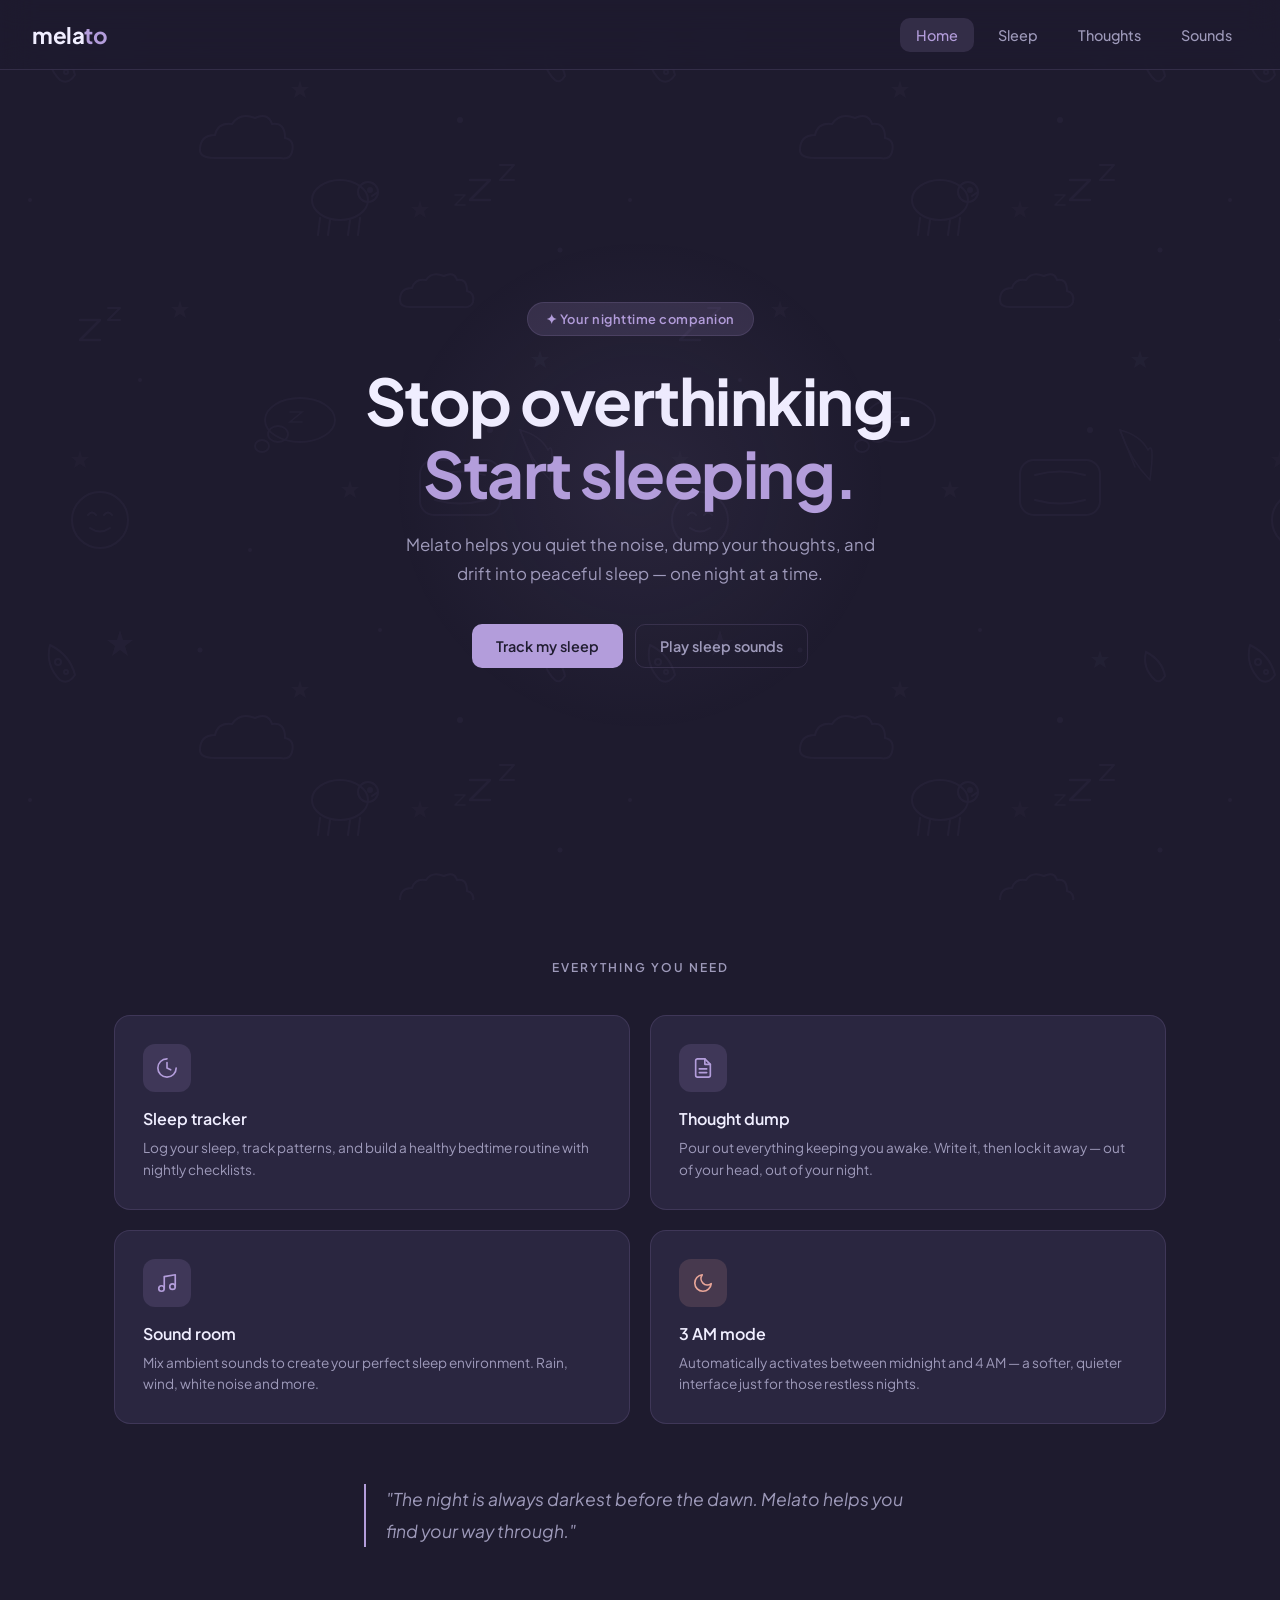
<file: index.html>
<!DOCTYPE html>
<html lang="en">
<head>
  <meta charset="UTF-8"/>
  <meta name="viewport" content="width=device-width, initial-scale=1.0"/>
  <title>Melato — Sleep Better Tonight</title>
  <link rel="stylesheet" href="style.css"/>
  <style>
    .hero {
      min-height: calc(100vh - var(--nav-height));
      display: flex;
      flex-direction: column;
      justify-content: center;
      align-items: center;
      text-align: center;
      padding: 40px 24px;
      position: relative;
      overflow: hidden;
    }

    .hero::before {
      content: '';
      position: absolute;
      width: 500px; height: 500px;
      background: radial-gradient(circle, rgba(179,157,219,0.08) 0%, transparent 70%);
      top: 50%; left: 50%;
      transform: translate(-50%, -50%);
      pointer-events: none;
    }

    .hero-badge {
      display: inline-flex;
      align-items: center;
      gap: 8px;
      background: var(--accent-glow);
      border: 1px solid var(--border);
      border-radius: 100px;
      padding: 8px 18px;
      font-size: 0.8rem;
      color: var(--accent);
      font-weight: 600;
      margin-bottom: 28px;
      letter-spacing: 0.5px;
    }

    .hero h1 {
      font-size: clamp(2.2rem, 6vw, 4rem);
      font-weight: 700;
      line-height: 1.15;
      letter-spacing: -1.5px;
      margin-bottom: 20px;
      max-width: 700px;
    }

    .hero h1 span { color: var(--accent); }

    .hero p {
      font-size: 1.05rem;
      color: var(--text-muted);
      max-width: 480px;
      line-height: 1.7;
      margin-bottom: 36px;
    }

    .hero-actions {
      display: flex;
      gap: 12px;
      flex-wrap: wrap;
      justify-content: center;
    }

    .features {
      padding: 60px 24px;
      max-width: 1100px;
      margin: 0 auto;
    }

    .features-label {
      text-align: center;
      font-size: 0.75rem;
      font-weight: 600;
      text-transform: uppercase;
      letter-spacing: 2px;
      color: var(--text-muted);
      margin-bottom: 40px;
    }

    .feature-card {
      background: var(--bg-card);
      border-radius: var(--radius);
      border: 1px solid var(--border);
      padding: 28px;
      text-decoration: none;
      display: block;
      transition: all 0.25s;
      position: relative;
      overflow: hidden;
    }

    .feature-card::after {
      content: '';
      position: absolute;
      inset: 0;
      background: var(--accent-glow);
      opacity: 0;
      transition: opacity 0.25s;
      border-radius: var(--radius);
    }

    .feature-card:hover { transform: translateY(-4px); border-color: rgba(179,157,219,0.35); }
    .feature-card:hover::after { opacity: 1; }

    .feature-icon {
      width: 48px; height: 48px;
      background: var(--accent-glow);
      border-radius: 12px;
      display: flex;
      align-items: center;
      justify-content: center;
      margin-bottom: 16px;
      position: relative;
      z-index: 1;
    }

    .feature-icon svg {
      width: 22px; height: 22px;
      stroke: var(--accent);
      fill: none;
      stroke-width: 1.8;
      stroke-linecap: round;
      stroke-linejoin: round;
    }

    .feature-card h3 {
      font-size: 1rem;
      font-weight: 600;
      color: var(--text);
      margin-bottom: 8px;
      position: relative;
      z-index: 1;
    }

    .feature-card p {
      font-size: 0.85rem;
      color: var(--text-muted);
      line-height: 1.6;
      position: relative;
      z-index: 1;
    }

    .quote-section {
      max-width: 600px;
      margin: 0 auto 80px;
      text-align: center;
      padding: 0 24px;
    }

    .quote-section blockquote {
      font-size: 1.1rem;
      color: var(--text-muted);
      line-height: 1.8;
      font-style: italic;
      border-left: 2px solid var(--accent);
      padding-left: 20px;
      text-align: left;
    }
  </style>
</head>
<body>

  <!-- Top Navbar -->
  <nav class="navbar">
    <a href="index.html" class="navbar-logo">mela<span>to</span></a>
    <ul class="navbar-links">
      <li><a href="index.html" class="active">Home</a></li>
      <li><a href="sleep-tracker.html">Sleep</a></li>
      <li><a href="thought-dump.html">Thoughts</a></li>
      <li><a href="sound-room.html">Sounds</a></li>
    </ul>
  </nav>

  <!-- Hero -->
  <section class="hero">
    <div class="hero-badge">✦ Your nighttime companion</div>
    <h1>Stop overthinking.<br/><span>Start sleeping.</span></h1>
    <p>Melato helps you quiet the noise, dump your thoughts, and drift into peaceful sleep — one night at a time.</p>
    <div class="hero-actions">
      <a href="sleep-tracker.html" class="btn btn-primary">Track my sleep</a>
      <a href="sound-room.html" class="btn btn-ghost">Play sleep sounds</a>
    </div>
  </section>

  <!-- Features grid -->
  <section class="features">
    <p class="features-label">Everything you need</p>
    <div class="grid-2">
      <a href="sleep-tracker.html" class="feature-card">
        <div class="feature-icon">
          <svg viewBox="0 0 24 24"><path d="M12 2a10 10 0 1 0 10 10"/><path d="M12 6v6l4 2"/></svg>
        </div>
        <h3>Sleep tracker</h3>
        <p>Log your sleep, track patterns, and build a healthy bedtime routine with nightly checklists.</p>
      </a>

      <a href="thought-dump.html" class="feature-card">
        <div class="feature-icon">
          <svg viewBox="0 0 24 24"><path d="M14 2H6a2 2 0 0 0-2 2v16a2 2 0 0 0 2 2h12a2 2 0 0 0 2-2V8z"/><polyline points="14,2 14,8 20,8"/><line x1="16" y1="13" x2="8" y2="13"/><line x1="16" y1="17" x2="8" y2="17"/></svg>
        </div>
        <h3>Thought dump</h3>
        <p>Pour out everything keeping you awake. Write it, then lock it away — out of your head, out of your night.</p>
      </a>

      <a href="sound-room.html" class="feature-card">
        <div class="feature-icon">
          <svg viewBox="0 0 24 24"><path d="M9 18V5l12-2v13"/><circle cx="6" cy="18" r="3"/><circle cx="18" cy="16" r="3"/></svg>
        </div>
        <h3>Sound room</h3>
        <p>Mix ambient sounds to create your perfect sleep environment. Rain, wind, white noise and more.</p>
      </a>

      <div class="feature-card" style="cursor:default;">
        <div class="feature-icon" style="background: rgba(232,165,152,0.15);">
          <svg viewBox="0 0 24 24" style="stroke: var(--accent-2)"><path d="M21 12.79A9 9 0 1 1 11.21 3 7 7 0 0 0 21 12.79z"/></svg>
        </div>
        <h3>3 AM mode</h3>
        <p>Automatically activates between midnight and 4 AM — a softer, quieter interface just for those restless nights.</p>
      </div>
    </div>
  </section>

  <!-- Quote -->
  <div class="quote-section">
    <blockquote>"The night is always darkest before the dawn. Melato helps you find your way through."</blockquote>
  </div>

  <!-- Bottom Nav (mobile) -->
  <nav class="bottom-nav">
    <div class="bottom-nav-inner">
      <a href="index.html" class="bottom-nav-item active">
        <svg viewBox="0 0 24 24"><path d="M3 9l9-7 9 7v11a2 2 0 0 1-2 2H5a2 2 0 0 1-2-2z"/><polyline points="9,22 9,12 15,12 15,22"/></svg>
        Home
      </a>
      <a href="sleep-tracker.html" class="bottom-nav-item">
        <svg viewBox="0 0 24 24"><path d="M12 2a10 10 0 1 0 10 10"/><path d="M12 6v6l4 2"/></svg>
        Sleep
      </a>
      <a href="thought-dump.html" class="bottom-nav-item">
        <svg viewBox="0 0 24 24"><path d="M14 2H6a2 2 0 0 0-2 2v16a2 2 0 0 0 2 2h12a2 2 0 0 0 2-2V8z"/><polyline points="14,2 14,8 20,8"/></svg>
        Thoughts
      </a>
      <a href="sound-room.html" class="bottom-nav-item">
        <svg viewBox="0 0 24 24"><path d="M9 18V5l12-2v13"/><circle cx="6" cy="18" r="3"/><circle cx="18" cy="16" r="3"/></svg>
        Sounds
      </a>
    </div>
  </nav>

  <script src="script.js"></script>
</body>
</html>
</file>
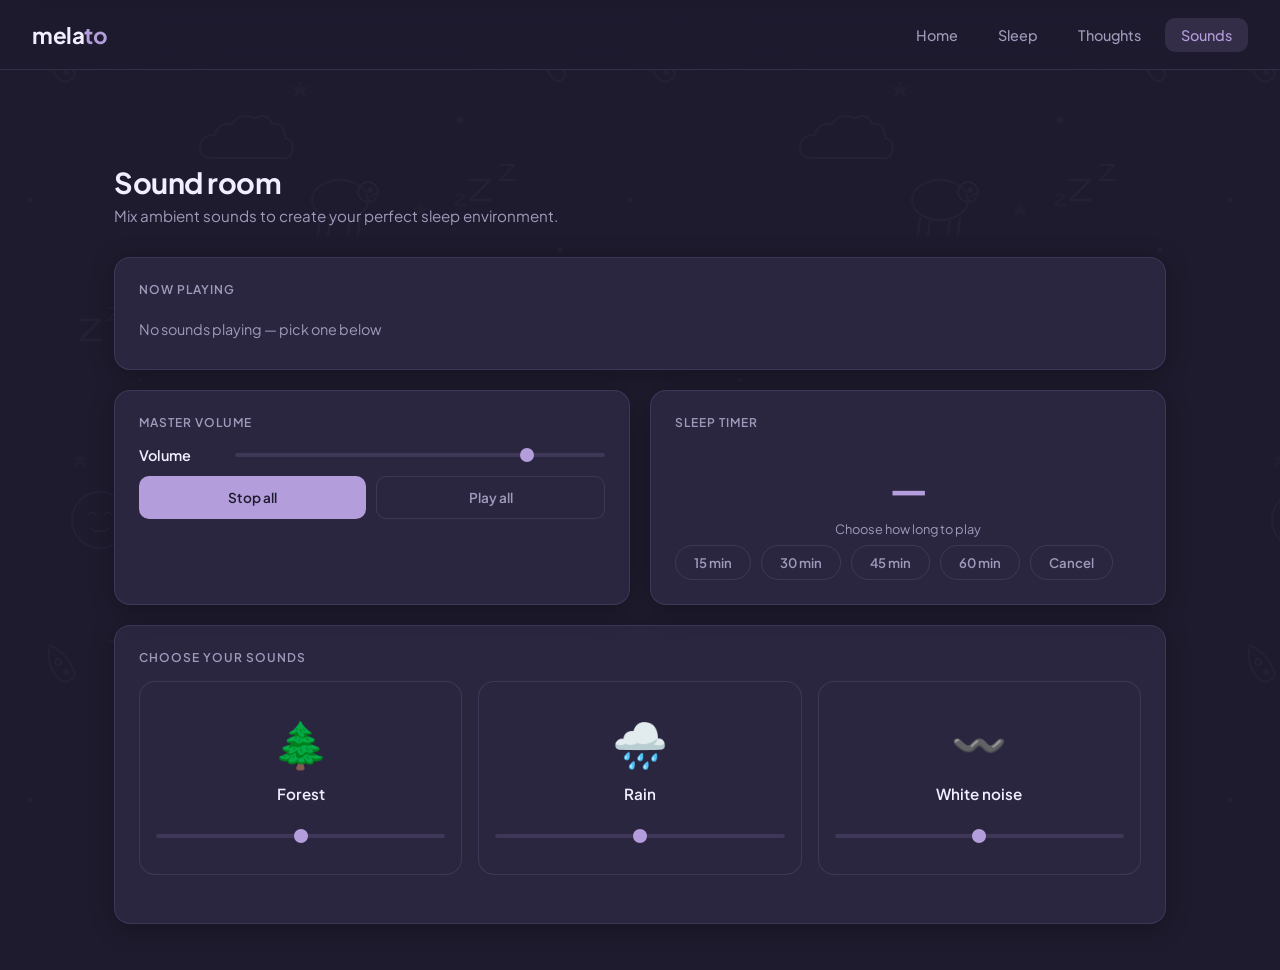
<file: sound-room.html>
<!DOCTYPE html>
<html lang="en">
<head>
  <meta charset="UTF-8"/>
  <meta name="viewport" content="width=device-width, initial-scale=1.0"/>
  <title>Melato — Sound Room</title>
  <link rel="stylesheet" href="style.css"/>
  <style>
    .sound-grid {
      display: grid;
      grid-template-columns: repeat(3, 1fr);
      gap: 16px;
      margin-bottom: 24px;
    }

    .sound-card {
      background: var(--bg-card);
      border: 1px solid var(--border);
      border-radius: var(--radius);
      padding: 32px 16px;
      text-align: center;
      cursor: pointer;
      transition: all 0.25s;
      position: relative;
      overflow: hidden;
      user-select: none;
    }

    .sound-card::before {
      content: '';
      position: absolute;
      inset: 0;
      background: var(--accent-glow);
      opacity: 0;
      transition: opacity 0.25s;
    }

    .sound-card:hover::before { opacity: 1; }

    .sound-card.playing {
      border-color: rgba(179,157,219,0.5);
      background: var(--bg-card-hover);
    }

    .sound-card.playing::before { opacity: 1; }

    .sound-emoji {
      font-size: 2.8rem;
      margin-bottom: 12px;
      display: block;
      position: relative;
      z-index: 1;
    }

    .sound-name {
      font-size: 0.95rem;
      font-weight: 600;
      color: var(--text);
      margin-bottom: 18px;
      position: relative;
      z-index: 1;
    }

    .sound-vol {
      width: 100%;
      position: relative;
      z-index: 1;
    }

    .vol-slider {
      -webkit-appearance: none;
      appearance: none;
      width: 100%;
      height: 4px;
      border-radius: 2px;
      background: var(--border);
      outline: none;
      border: none;
      padding: 0;
      cursor: pointer;
    }

    .vol-slider::-webkit-slider-thumb {
      -webkit-appearance: none;
      width: 14px; height: 14px;
      border-radius: 50%;
      background: var(--accent);
      cursor: pointer;
      transition: transform 0.15s;
    }

    .vol-slider::-webkit-slider-thumb:hover { transform: scale(1.3); }

    .playing-indicator {
      display: none;
      align-items: center;
      justify-content: center;
      gap: 3px;
      margin-bottom: 10px;
      position: relative;
      z-index: 1;
    }

    .sound-card.playing .playing-indicator { display: flex; }

    .bar {
      width: 3px;
      border-radius: 2px;
      background: var(--accent);
      animation: bounce 0.8s ease-in-out infinite;
    }

    .bar:nth-child(1) { height: 8px;  animation-delay: 0s; }
    .bar:nth-child(2) { height: 14px; animation-delay: 0.15s; }
    .bar:nth-child(3) { height: 10px; animation-delay: 0.3s; }
    .bar:nth-child(4) { height: 16px; animation-delay: 0.1s; }
    .bar:nth-child(5) { height: 8px;  animation-delay: 0.25s; }

    @keyframes bounce {
      0%, 100% { transform: scaleY(0.5); opacity: 0.6; }
      50%       { transform: scaleY(1);   opacity: 1; }
    }

    .master-row {
      display: flex;
      align-items: center;
      gap: 16px;
      margin-bottom: 12px;
    }

    .master-row label {
      text-transform: none;
      letter-spacing: 0;
      font-size: 0.9rem;
      font-weight: 600;
      color: var(--text);
      margin: 0;
      min-width: 80px;
    }

    .timer-row {
      display: flex;
      gap: 10px;
      flex-wrap: wrap;
    }

    .timer-btn {
      padding: 8px 18px;
      border-radius: 100px;
      border: 1px solid var(--border);
      background: transparent;
      color: var(--text-muted);
      font-family: var(--font);
      font-size: 0.82rem;
      font-weight: 600;
      cursor: pointer;
      transition: all 0.2s;
    }

    .timer-btn:hover { background: var(--accent-glow); color: var(--accent); border-color: var(--accent); }
    .timer-btn.active { background: var(--accent-glow); color: var(--accent); border-color: var(--accent); }

    .timer-display {
      text-align: center;
      padding: 16px;
      font-size: 2.5rem;
      font-weight: 700;
      color: var(--accent);
      letter-spacing: -1px;
    }

    .timer-label {
      text-align: center;
      font-size: 0.8rem;
      color: var(--text-muted);
      margin-top: -8px;
      margin-bottom: 8px;
    }

    .now-playing {
      display: flex;
      align-items: center;
      gap: 10px;
      flex-wrap: wrap;
      min-height: 32px;
    }

    .np-chip {
      display: inline-flex;
      align-items: center;
      gap: 6px;
      background: var(--accent-glow);
      border: 1px solid var(--border);
      border-radius: 100px;
      padding: 5px 12px;
      font-size: 0.78rem;
      color: var(--accent);
      font-weight: 600;
    }

    @media (max-width: 768px) {
      .sound-grid { grid-template-columns: repeat(3, 1fr); }
    }
  </style>
</head>
<body>

  <nav class="navbar">
    <a href="index.html" class="navbar-logo">mela<span>to</span></a>
    <ul class="navbar-links">
      <li><a href="index.html">Home</a></li>
      <li><a href="sleep-tracker.html">Sleep</a></li>
      <li><a href="thought-dump.html">Thoughts</a></li>
      <li><a href="sound-room.html" class="active">Sounds</a></li>
    </ul>
  </nav>

  <main class="page">
    <div class="page-header">
      <h1>Sound room</h1>
      <p>Mix ambient sounds to create your perfect sleep environment.</p>
    </div>

    <div class="card" style="margin-bottom: 20px;">
      <p class="card-title">Now playing</p>
      <div class="now-playing" id="now-playing">
        <span style="color:var(--text-muted); font-size:0.9rem;">No sounds playing — pick one below</span>
      </div>
    </div>

    <div class="grid-2" style="margin-bottom: 20px;">
      <div class="card">
        <p class="card-title">Master volume</p>
        <div class="master-row">
          <label>Volume</label>
          <input type="range" class="vol-slider" id="master-vol"
            min="0" max="1" step="0.01" value="0.8"
            oninput="setMasterVol(this.value)"
            style="background: var(--border); border: none; padding: 0;"/>
        </div>
        <div style="display:flex; gap:10px; margin-top:12px;">
          <button class="btn btn-primary" style="flex:1; font-size:0.85rem;" onclick="stopAll()">Stop all</button>
          <button class="btn btn-ghost" style="flex:1; font-size:0.85rem;" onclick="playAll()">Play all</button>
        </div>
      </div>

      <div class="card">
        <p class="card-title">Sleep timer</p>
        <div class="timer-display" id="timer-display">—</div>
        <div class="timer-label" id="timer-label">Choose how long to play</div>
        <div class="timer-row">
          <button class="timer-btn" onclick="setTimer(15, this)">15 min</button>
          <button class="timer-btn" onclick="setTimer(30, this)">30 min</button>
          <button class="timer-btn" onclick="setTimer(45, this)">45 min</button>
          <button class="timer-btn" onclick="setTimer(60, this)">60 min</button>
          <button class="timer-btn" onclick="cancelTimer()">Cancel</button>
        </div>
      </div>
    </div>

    <div class="card">
      <p class="card-title">Choose your sounds</p>
      <div class="sound-grid" id="sound-grid"></div>
    </div>
  </main>

  <nav class="bottom-nav">
    <div class="bottom-nav-inner">
      <a href="index.html" class="bottom-nav-item">
        <svg viewBox="0 0 24 24"><path d="M3 9l9-7 9 7v11a2 2 0 0 1-2 2H5a2 2 0 0 1-2-2z"/><polyline points="9,22 9,12 15,12 15,22"/></svg>
        Home
      </a>
      <a href="sleep-tracker.html" class="bottom-nav-item">
        <svg viewBox="0 0 24 24"><path d="M12 2a10 10 0 1 0 10 10"/><path d="M12 6v6l4 2"/></svg>
        Sleep
      </a>
      <a href="thought-dump.html" class="bottom-nav-item">
        <svg viewBox="0 0 24 24"><path d="M14 2H6a2 2 0 0 0-2 2v16a2 2 0 0 0 2 2h12a2 2 0 0 0 2-2V8z"/><polyline points="14,2 14,8 20,8"/></svg>
        Thoughts
      </a>
      <a href="sound-room.html" class="bottom-nav-item active">
        <svg viewBox="0 0 24 24"><path d="M9 18V5l12-2v13"/><circle cx="6" cy="18" r="3"/><circle cx="18" cy="16" r="3"/></svg>
        Sounds
      </a>
    </div>
  </nav>

  <script src="script.js"></script>
  <script>
    const SOUNDS = [
      { id: 'forest', name: 'Forest',      emoji: '🌲' },
      { id: 'wind',   name: 'Rain',        emoji: '🌧️' },
      { id: 'white',  name: 'White noise', emoji: '〰️' },
    ];

    const ctx = new (window.AudioContext || window.webkitAudioContext)();
    const nodes = {};
    const masterGain = ctx.createGain();
    masterGain.gain.value = 0.8;
    masterGain.connect(ctx.destination);
    let timerInterval = null;
    let timerSecs = 0;

    function createNoise(sound, vol) {
      const sampleRate = ctx.sampleRate;
      const bufferSize = sampleRate * 3;
      const buffer = ctx.createBuffer(1, bufferSize, sampleRate);
      const data = buffer.getChannelData(0);

      if (sound.id === 'white') {
        // Pure white noise — all frequencies equally
        for (let i = 0; i < bufferSize; i++) {
          data[i] = Math.random() * 2 - 1;
        }
      } else if (sound.id === 'wind') {
        // Wind — slow swelling white noise shaped into gusts
        for (let i = 0; i < bufferSize; i++) {
          const gust = (Math.sin(i / (sampleRate * 1.5)) * 0.5 + 0.5);
          data[i] = (Math.random() * 2 - 1) * gust;
        }
      } else if (sound.id === 'forest') {
        // Forest — brown noise (each sample depends on previous, deeper rumble)
        let lastOut = 0;
        for (let i = 0; i < bufferSize; i++) {
          const white = Math.random() * 2 - 1;
          lastOut = (lastOut + (0.02 * white)) / 1.02;
          data[i] = lastOut * 8;
        }
      }

      const source = ctx.createBufferSource();
      source.buffer = buffer;
      source.loop = true;

      const gainNode = ctx.createGain();
      gainNode.gain.value = vol;

      // Apply filters per sound
      if (sound.id === 'wind') {
        const filter = ctx.createBiquadFilter();
        filter.type = 'bandpass';
        filter.frequency.value = 400;
        filter.Q.value = 0.5;
        source.connect(filter);
        filter.connect(gainNode);
      } else if (sound.id === 'forest') {
        const filter = ctx.createBiquadFilter();
        filter.type = 'highpass';
        filter.frequency.value = 1800;
        filter.Q.value = 0.8;
        source.connect(filter);
        filter.connect(gainNode);
      } else {
        // white noise — no filter
        source.connect(gainNode);
      }

      gainNode.connect(masterGain);
      source.start();
      return { source, gainNode };
    }

    function toggleSound(id) {
      if (ctx.state === 'suspended') ctx.resume();
      if (nodes[id]) {
        nodes[id].source.stop();
        nodes[id].gainNode.disconnect();
        delete nodes[id];
        document.getElementById('card-' + id).classList.remove('playing');
      } else {
        const sound = SOUNDS.find(s => s.id === id);
        const vol = parseFloat(document.getElementById('vol-' + id).value);
        nodes[id] = createNoise(sound, vol);
        document.getElementById('card-' + id).classList.add('playing');
      }
      updateNowPlaying();
    }

    function setVol(id, val) {
      if (nodes[id]) nodes[id].gainNode.gain.value = parseFloat(val);
    }

    function setMasterVol(val) {
      masterGain.gain.value = parseFloat(val);
    }

    function stopAll() {
      Object.keys(nodes).forEach(id => {
        nodes[id].source.stop();
        nodes[id].gainNode.disconnect();
        delete nodes[id];
        document.getElementById('card-' + id).classList.remove('playing');
      });
      updateNowPlaying();
    }

    function playAll() {
      if (ctx.state === 'suspended') ctx.resume();
      SOUNDS.forEach(s => {
        if (!nodes[s.id]) {
          const vol = parseFloat(document.getElementById('vol-' + s.id).value);
          nodes[s.id] = createNoise(s, vol * 0.6);
          document.getElementById('card-' + s.id).classList.add('playing');
        }
      });
      updateNowPlaying();
    }

    function updateNowPlaying() {
      const playing = SOUNDS.filter(s => nodes[s.id]);
      const el = document.getElementById('now-playing');
      if (!playing.length) {
        el.innerHTML = '<span style="color:var(--text-muted); font-size:0.9rem;">No sounds playing — pick one below</span>';
      } else {
        el.innerHTML = playing.map(s =>
          `<span class="np-chip">${s.emoji} ${s.name}</span>`
        ).join('');
      }
    }

    function setTimer(mins, btn) {
      if (timerInterval) clearInterval(timerInterval);
      timerSecs = mins * 60;
      document.querySelectorAll('.timer-btn').forEach(b => b.classList.remove('active'));
      btn.classList.add('active');
      updateTimerDisplay();
      timerInterval = setInterval(() => {
        timerSecs--;
        updateTimerDisplay();
        if (timerSecs <= 0) {
          clearInterval(timerInterval);
          timerInterval = null;
          fadeSoundsOut();
        }
      }, 1000);
    }

    function cancelTimer() {
      if (timerInterval) clearInterval(timerInterval);
      timerInterval = null;
      timerSecs = 0;
      document.getElementById('timer-display').textContent = '—';
      document.getElementById('timer-label').textContent = 'Choose how long to play';
      document.querySelectorAll('.timer-btn').forEach(b => b.classList.remove('active'));
    }

    function updateTimerDisplay() {
      const m = Math.floor(timerSecs / 60);
      const s = timerSecs % 60;
      document.getElementById('timer-display').textContent =
        String(m).padStart(2,'0') + ':' + String(s).padStart(2,'0');
      document.getElementById('timer-label').textContent = 'Sounds will fade when timer ends';
    }

    function fadeSoundsOut() {
      const fadeTime = 5;
      Object.keys(nodes).forEach(id => {
        nodes[id].gainNode.gain.linearRampToValueAtTime(0, ctx.currentTime + fadeTime);
      });
      setTimeout(stopAll, fadeTime * 1000 + 200);
    }

    // Render sound cards
    const grid = document.getElementById('sound-grid');
    grid.innerHTML = SOUNDS.map(s => `
      <div class="sound-card" id="card-${s.id}" onclick="toggleSound('${s.id}')">
        <div class="playing-indicator">
          <div class="bar"></div><div class="bar"></div><div class="bar"></div>
          <div class="bar"></div><div class="bar"></div>
        </div>
        <span class="sound-emoji">${s.emoji}</span>
        <div class="sound-name">${s.name}</div>
        <div class="sound-vol" onclick="event.stopPropagation()">
          <input type="range" class="vol-slider" id="vol-${s.id}"
            min="0" max="1" step="0.01" value="0.5"
            oninput="setVol('${s.id}', this.value)"/>
        </div>
      </div>`).join('');
  </script>
</body>
</html>
</file>
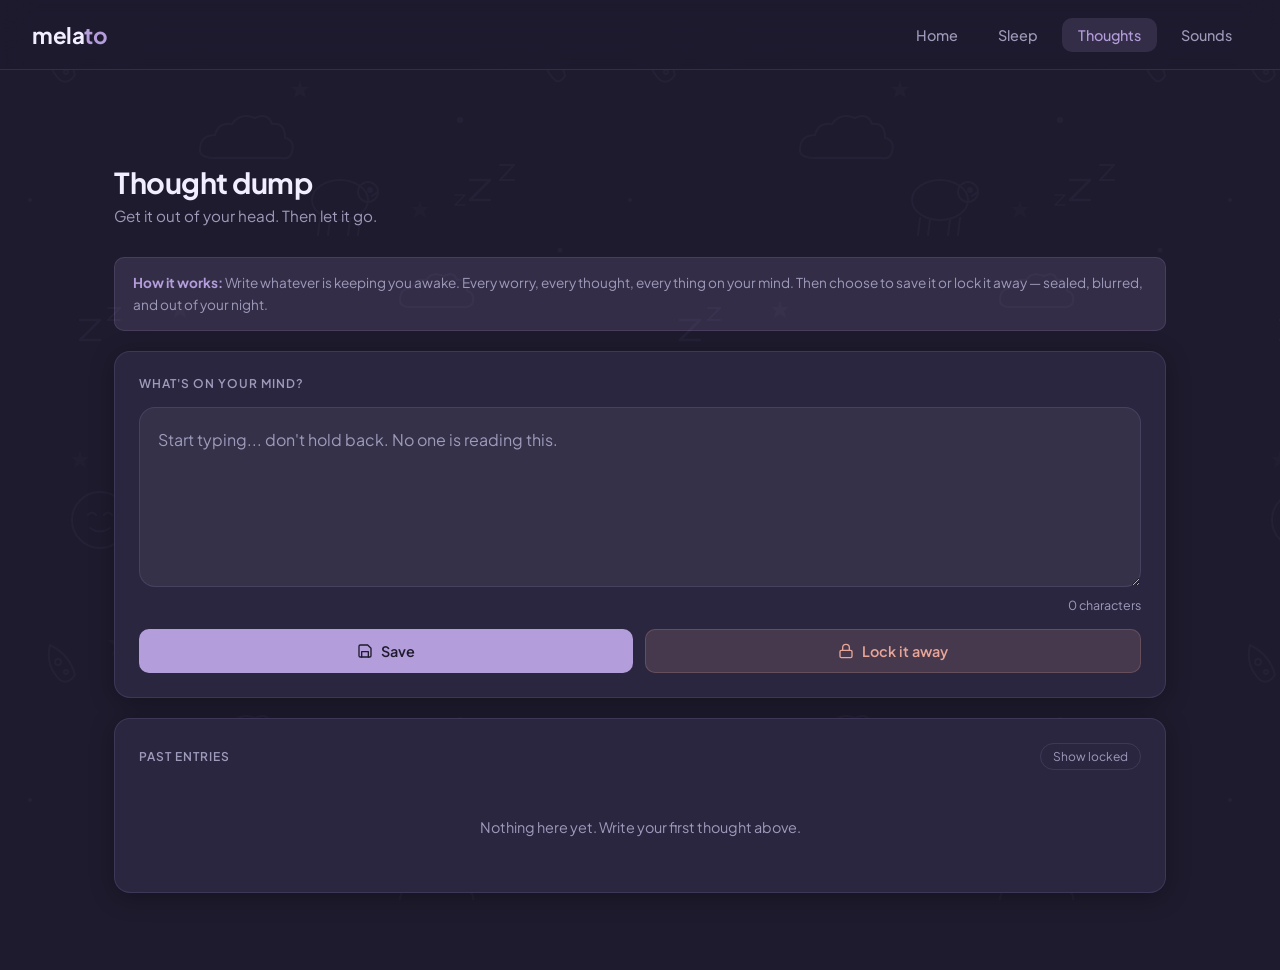
<file: thought-dump.html>
<!DOCTYPE html>
<html lang="en">
<head>
  <meta charset="UTF-8"/>
  <meta name="viewport" content="width=device-width, initial-scale=1.0"/>
  <title>Melato — Thought Dump</title>
  <link rel="stylesheet" href="style.css"/>
  <style>
    .dump-area {
      width: 100%;
      min-height: 180px;
      resize: vertical;
      font-size: 1rem;
      line-height: 1.8;
      padding: 18px;
      border-radius: var(--radius);
    }

    .char-count {
      text-align: right;
      font-size: 0.78rem;
      color: var(--text-muted);
      margin-top: 6px;
    }

    .action-row {
      display: flex;
      gap: 12px;
      margin-top: 16px;
    }

    /* Lock away overlay */
    .lock-overlay {
      display: none;
      position: fixed;
      inset: 0;
      z-index: 200;
      background: rgba(10, 8, 20, 0.85);
      backdrop-filter: blur(24px);
      -webkit-backdrop-filter: blur(24px);
      align-items: center;
      justify-content: center;
      flex-direction: column;
      gap: 24px;
    }

    .lock-overlay.show { display: flex; }

    .lock-box {
      background: rgba(42, 38, 64, 0.75);
      border: 1px solid rgba(179,157,219,0.25);
      border-radius: 24px;
      padding: 40px 48px;
      text-align: center;
      max-width: 380px;
      width: 90%;
    }

    .lock-icon {
      width: 72px; height: 72px;
      margin: 0 auto 20px;
      display: flex;
      align-items: center;
      justify-content: center;
    }

    .lock-icon svg {
      width: 72px; height: 72px;
      stroke: var(--accent);
      fill: none;
      stroke-width: 1.5;
      stroke-linecap: round;
      stroke-linejoin: round;
      transition: all 0.5s;
    }

    .lock-box h2 {
      font-size: 1.3rem;
      font-weight: 700;
      margin-bottom: 10px;
      color: var(--text);
    }

    .lock-box p {
      font-size: 0.9rem;
      color: var(--text-muted);
      line-height: 1.6;
      margin-bottom: 24px;
    }

    @keyframes float-away {
      0%   { opacity: 1; transform: translateY(0) scale(1); }
      100% { opacity: 0; transform: translateY(-60px) scale(0.8); }
    }

    @keyframes lock-shake {
      0%, 100% { transform: rotate(0deg); }
      20%       { transform: rotate(-8deg); }
      40%       { transform: rotate(8deg); }
      60%       { transform: rotate(-5deg); }
      80%       { transform: rotate(5deg); }
    }

    @keyframes seal-pulse {
      0%, 100% { box-shadow: 0 0 0 0 rgba(179,157,219,0.3); }
      50%       { box-shadow: 0 0 0 16px rgba(179,157,219,0); }
    }

    .floating-text {
      position: fixed;
      top: 50%; left: 50%;
      transform: translate(-50%, -50%);
      font-size: 0.85rem;
      color: var(--text-muted);
      pointer-events: none;
      z-index: 201;
      white-space: nowrap;
      max-width: 280px;
      text-align: center;
      white-space: normal;
    }

    /* Entries */
    .entries-list { display: flex; flex-direction: column; gap: 12px; }

    .entry-card {
      background: rgba(255,255,255,0.03);
      border: 1px solid var(--border);
      border-radius: var(--radius);
      padding: 18px 20px;
      position: relative;
      transition: background 0.2s;
    }

    .entry-card:hover { background: rgba(255,255,255,0.05); }

    .entry-card.locked {
      filter: blur(4px);
      pointer-events: none;
      user-select: none;
    }

    .entry-meta {
      display: flex;
      justify-content: space-between;
      align-items: center;
      margin-bottom: 10px;
    }

    .entry-date {
      font-size: 0.75rem;
      color: var(--text-muted);
      font-weight: 600;
      text-transform: uppercase;
      letter-spacing: 0.5px;
    }

    .entry-badge {
      font-size: 0.7rem;
      padding: 3px 10px;
      border-radius: 100px;
      font-weight: 600;
    }

    .entry-badge.locked-badge {
      background: rgba(232,165,152,0.15);
      color: var(--accent-2);
    }

    .entry-badge.open-badge {
      background: var(--accent-glow);
      color: var(--accent);
    }

    .entry-text {
      font-size: 0.9rem;
      color: var(--text-muted);
      line-height: 1.7;
      white-space: pre-wrap;
      word-break: break-word;
    }

    .entry-actions {
      display: flex;
      gap: 8px;
      margin-top: 12px;
    }

    .entry-btn {
      font-size: 0.75rem;
      padding: 5px 12px;
      border-radius: 100px;
      border: 1px solid var(--border);
      background: transparent;
      color: var(--text-muted);
      cursor: pointer;
      font-family: var(--font);
      transition: all 0.2s;
    }

    .entry-btn:hover { background: var(--accent-glow); color: var(--accent); border-color: var(--accent); }
    .entry-btn.danger:hover { background: rgba(232,165,152,0.1); color: var(--accent-2); border-color: var(--accent-2); }

    .empty-state { text-align: center; color: var(--text-muted); padding: 32px; font-size: 0.9rem; }

    .tip-box {
      background: var(--accent-glow);
      border: 1px solid var(--border);
      border-radius: var(--radius-sm);
      padding: 14px 18px;
      font-size: 0.85rem;
      color: var(--text-muted);
      line-height: 1.6;
      margin-bottom: 20px;
    }

    .tip-box strong { color: var(--accent); }
  </style>
</head>
<body>

  <nav class="navbar">
    <a href="index.html" class="navbar-logo">mela<span>to</span></a>
    <ul class="navbar-links">
      <li><a href="index.html">Home</a></li>
      <li><a href="sleep-tracker.html">Sleep</a></li>
      <li><a href="thought-dump.html" class="active">Thoughts</a></li>
      <li><a href="sound-room.html">Sounds</a></li>
    </ul>
  </nav>

  <main class="page">
    <div class="page-header">
      <h1>Thought dump</h1>
      <p>Get it out of your head. Then let it go.</p>
    </div>

    <div class="tip-box">
      <strong>How it works:</strong> Write whatever is keeping you awake. Every worry, every thought, every thing on your mind. Then choose to save it or lock it away — sealed, blurred, and out of your night.
    </div>

    <!-- Write area -->
    <div class="card" style="margin-bottom: 20px;">
      <p class="card-title">What's on your mind?</p>
      <textarea
        class="dump-area"
        id="thought-input"
        placeholder="Start typing... don't hold back. No one is reading this."
        oninput="updateCount()"
      ></textarea>
      <div class="char-count"><span id="char-count">0</span> characters</div>
      <div class="action-row">
        <button class="btn btn-primary" onclick="saveThought(false)" style="flex:1;">
          <svg width="16" height="16" viewBox="0 0 24 24" fill="none" stroke="currentColor" stroke-width="2" stroke-linecap="round" stroke-linejoin="round"><path d="M19 21H5a2 2 0 0 1-2-2V5a2 2 0 0 1 2-2h11l5 5v11a2 2 0 0 1-2 2z"/><polyline points="17,21 17,13 7,13 7,21"/></svg>
          Save
        </button>
        <button class="btn" style="flex:1; background: rgba(232,165,152,0.15); color: var(--accent-2); border: 1px solid rgba(232,165,152,0.2);" onclick="saveThought(true)">
          <svg width="16" height="16" viewBox="0 0 24 24" fill="none" stroke="currentColor" stroke-width="2" stroke-linecap="round" stroke-linejoin="round"><rect x="3" y="11" width="18" height="11" rx="2" ry="2"/><path d="M7 11V7a5 5 0 0 1 10 0v4"/></svg>
          Lock it away
        </button>
      </div>
    </div>

    <!-- Past entries -->
    <div class="card">
      <div style="display:flex; justify-content:space-between; align-items:center; margin-bottom:16px;">
        <p class="card-title" style="margin-bottom:0;">Past entries</p>
        <button class="entry-btn" onclick="toggleLocked()" id="toggle-locked-btn">Show locked</button>
      </div>
      <div class="entries-list" id="entries-list">
        <div class="empty-state">Nothing here yet. Write your first thought above.</div>
      </div>
    </div>
  </main>

  <!-- Lock overlay -->
  <div class="lock-overlay" id="lock-overlay">
    <div class="floating-text" id="floating-words"></div>
    <div class="lock-box">
      <div class="lock-icon" id="lock-icon-wrap">
        <svg id="lock-svg" viewBox="0 0 24 24">
          <rect x="3" y="11" width="18" height="11" rx="2" ry="2"/>
          <path d="M7 11V7a5 5 0 0 1 10 0v4"/>
        </svg>
      </div>
      <h2 id="lock-title">Locking your thoughts...</h2>
      <p id="lock-msg">Your thoughts are being sealed away. They can't bother you tonight.</p>
      <button class="btn btn-primary" id="lock-done-btn" style="display:none; width:100%;" onclick="closeLockOverlay()">Done — goodnight 🌙</button>
    </div>
  </div>

  <nav class="bottom-nav">
    <div class="bottom-nav-inner">
      <a href="index.html" class="bottom-nav-item">
        <svg viewBox="0 0 24 24"><path d="M3 9l9-7 9 7v11a2 2 0 0 1-2 2H5a2 2 0 0 1-2-2z"/><polyline points="9,22 9,12 15,12 15,22"/></svg>
        Home
      </a>
      <a href="sleep-tracker.html" class="bottom-nav-item">
        <svg viewBox="0 0 24 24"><path d="M12 2a10 10 0 1 0 10 10"/><path d="M12 6v6l4 2"/></svg>
        Sleep
      </a>
      <a href="thought-dump.html" class="bottom-nav-item active">
        <svg viewBox="0 0 24 24"><path d="M14 2H6a2 2 0 0 0-2 2v16a2 2 0 0 0 2 2h12a2 2 0 0 0 2-2V8z"/><polyline points="14,2 14,8 20,8"/></svg>
        Thoughts
      </a>
      <a href="sound-room.html" class="bottom-nav-item">
        <svg viewBox="0 0 24 24"><path d="M9 18V5l12-2v13"/><circle cx="6" cy="18" r="3"/><circle cx="18" cy="16" r="3"/></svg>
        Sounds
      </a>
    </div>
  </nav>

  <script src="script.js"></script>
  <script>
    let showLocked = false;

    function updateCount() {
      const val = document.getElementById('thought-input').value;
      document.getElementById('char-count').textContent = val.length;
    }

    function saveThought(lock) {
      const text = document.getElementById('thought-input').value.trim();
      if (!text) return alert('Write something first.');
      const entry = {
        id: Date.now(),
        text,
        locked: lock,
        date: new Date().toLocaleString('en-IN', { day:'numeric', month:'short', hour:'2-digit', minute:'2-digit' })
      };
      const entries = JSON.parse(localStorage.getItem('melato_thoughts') || '[]');
      entries.unshift(entry);
      localStorage.setItem('melato_thoughts', JSON.stringify(entries));
      document.getElementById('thought-input').value = '';
      document.getElementById('char-count').textContent = '0';
      if (lock) showLockAnimation(text);
      else renderEntries();
    }

    function showLockAnimation(text) {
      const overlay = document.getElementById('lock-overlay');
      const floatEl = document.getElementById('floating-words');
      const title = document.getElementById('lock-title');
      const msg = document.getElementById('lock-msg');
      const doneBtn = document.getElementById('lock-done-btn');
      const lockSvg = document.getElementById('lock-svg');

      overlay.classList.add('show');
      doneBtn.style.display = 'none';

      // Show snippet of text floating away
      const snippet = text.slice(0, 60) + (text.length > 60 ? '...' : '');
      floatEl.textContent = '"' + snippet + '"';
      floatEl.style.animation = 'none';
      floatEl.style.opacity = '1';
      floatEl.style.transform = 'translate(-50%, -50%)';

      setTimeout(() => {
        floatEl.style.transition = 'all 1.2s ease-out';
        floatEl.style.opacity = '0';
        floatEl.style.transform = 'translate(-50%, -120%)';
      }, 600);

      setTimeout(() => {
        lockSvg.style.animation = 'lock-shake 0.5s ease';
        title.textContent = 'Locked away ✓';
        msg.textContent = "Those thoughts can't reach you now. Rest easy.";
      }, 1800);

      setTimeout(() => {
        doneBtn.style.display = 'block';
        renderEntries();
      }, 2400);
    }

    function closeLockOverlay() {
      document.getElementById('lock-overlay').classList.remove('show');
      document.getElementById('lock-svg').style.animation = '';
    }

    function toggleLocked() {
      showLocked = !showLocked;
      document.getElementById('toggle-locked-btn').textContent = showLocked ? 'Hide locked' : 'Show locked';
      renderEntries();
    }

    function deleteEntry(id) {
      let entries = JSON.parse(localStorage.getItem('melato_thoughts') || '[]');
      entries = entries.filter(e => e.id !== id);
      localStorage.setItem('melato_thoughts', JSON.stringify(entries));
      renderEntries();
    }

    function unlockEntry(id) {
      let entries = JSON.parse(localStorage.getItem('melato_thoughts') || '[]');
      entries = entries.map(e => e.id === id ? { ...e, locked: false } : e);
      localStorage.setItem('melato_thoughts', JSON.stringify(entries));
      renderEntries();
    }

    function renderEntries() {
      const entries = JSON.parse(localStorage.getItem('melato_thoughts') || '[]');
      const el = document.getElementById('entries-list');
      if (!entries.length) {
        el.innerHTML = '<div class="empty-state">Nothing here yet. Write your first thought above.</div>';
        return;
      }
      el.innerHTML = entries.map(e => `
        <div class="entry-card ${e.locked && !showLocked ? 'locked' : ''}">
          <div class="entry-meta">
            <span class="entry-date">${e.date}</span>
            <span class="entry-badge ${e.locked ? 'locked-badge' : 'open-badge'}">${e.locked ? '🔒 Locked' : 'Open'}</span>
          </div>
          <div class="entry-text">${e.locked && !showLocked ? '••••••••••••••••••••••••' : escapeHtml(e.text)}</div>
          <div class="entry-actions">
            ${e.locked ? `<button class="entry-btn" onclick="unlockEntry(${e.id})">Unlock</button>` : ''}
            <button class="entry-btn danger" onclick="deleteEntry(${e.id})">Delete</button>
          </div>
        </div>`).join('');
    }

    function escapeHtml(t) {
      return t.replace(/&/g,'&amp;').replace(/</g,'&lt;').replace(/>/g,'&gt;');
    }

    renderEntries();
  </script>
</body>
</html>
</file>
<file: style.css>
@import url('https://fonts.googleapis.com/css2?family=Plus+Jakarta+Sans:wght@300;400;500;600;700&display=swap');

* {
  margin: 0;
  padding: 0;
  box-sizing: border-box;
}

:root {
  --bg: #1e1b2e;
  --bg-card: #2a2640;
  --bg-card-hover: #312d4e;
  --accent: #b39ddb;
  --accent-2: #e8a598;
  --accent-glow: rgba(179, 157, 219, 0.15);
  --text: #f0eeff;
  --text-muted: #9e9aba;
  --border: rgba(179, 157, 219, 0.15);
  --radius: 16px;
  --radius-sm: 10px;
  --shadow: 0 4px 24px rgba(0,0,0,0.3);
  --nav-height: 70px;
  --bottom-nav-height: 72px;
  --font: 'Plus Jakarta Sans', sans-serif;
}

html, body {
  background: var(--bg);
  color: var(--text);
  font-family: var(--font);
  min-height: 100vh;
  overflow-x: hidden;
}

::-webkit-scrollbar { width: 6px; }
::-webkit-scrollbar-track { background: var(--bg); }
::-webkit-scrollbar-thumb { background: var(--border); border-radius: 10px; }

.navbar {
  position: fixed;
  top: 0; left: 0; right: 0;
  height: var(--nav-height);
  background: rgba(30, 27, 46, 0.85);
  backdrop-filter: blur(16px);
  -webkit-backdrop-filter: blur(16px);
  border-bottom: 1px solid var(--border);
  display: flex;
  align-items: center;
  justify-content: space-between;
  padding: 0 32px;
  z-index: 100;
}

.navbar-logo {
  font-size: 1.4rem;
  font-weight: 700;
  color: var(--text);
  text-decoration: none;
  letter-spacing: -0.5px;
}

.navbar-logo span { color: var(--accent); }

.navbar-links {
  display: flex;
  gap: 8px;
  list-style: none;
}

.navbar-links a {
  text-decoration: none;
  color: var(--text-muted);
  font-size: 0.9rem;
  font-weight: 500;
  padding: 8px 16px;
  border-radius: var(--radius-sm);
  transition: all 0.2s;
}

.navbar-links a:hover,
.navbar-links a.active {
  color: var(--text);
  background: var(--accent-glow);
}

.navbar-links a.active { color: var(--accent); }

.bottom-nav {
  display: none;
  position: fixed;
  bottom: 0; left: 0; right: 0;
  height: var(--bottom-nav-height);
  background: rgba(30, 27, 46, 0.95);
  backdrop-filter: blur(16px);
  -webkit-backdrop-filter: blur(16px);
  border-top: 1px solid var(--border);
  z-index: 100;
  padding: 0 8px;
}

.bottom-nav-inner {
  display: flex;
  justify-content: space-around;
  align-items: center;
  height: 100%;
}

.bottom-nav-item {
  display: flex;
  flex-direction: column;
  align-items: center;
  gap: 4px;
  text-decoration: none;
  color: var(--text-muted);
  font-size: 0.7rem;
  font-weight: 500;
  padding: 8px 12px;
  border-radius: var(--radius-sm);
  transition: all 0.2s;
  flex: 1;
}

.bottom-nav-item svg {
  width: 22px;
  height: 22px;
  stroke: currentColor;
  fill: none;
  stroke-width: 1.8;
  stroke-linecap: round;
  stroke-linejoin: round;
}

.bottom-nav-item:hover,
.bottom-nav-item.active { color: var(--accent); }

.page {
  min-height: 100vh;
  padding-top: calc(var(--nav-height) + 24px);
  padding-bottom: 40px;
  padding-left: 24px;
  padding-right: 24px;
  max-width: 1100px;
  margin: 0 auto;
}

.card {
  background: var(--bg-card);
  border-radius: var(--radius);
  border: 1px solid var(--border);
  padding: 24px;
  box-shadow: var(--shadow);
  transition: background 0.2s, transform 0.2s;
}

.card:hover { background: var(--bg-card-hover); }

.card-title {
  font-size: 0.75rem;
  font-weight: 600;
  text-transform: uppercase;
  letter-spacing: 1px;
  color: var(--text-muted);
  margin-bottom: 16px;
}

.grid-2 { display: grid; grid-template-columns: repeat(2, 1fr); gap: 20px; }
.grid-3 { display: grid; grid-template-columns: repeat(3, 1fr); gap: 20px; }

.btn {
  display: inline-flex;
  align-items: center;
  justify-content: center;
  gap: 8px;
  padding: 12px 24px;
  border-radius: var(--radius-sm);
  font-family: var(--font);
  font-size: 0.9rem;
  font-weight: 600;
  cursor: pointer;
  border: none;
  transition: all 0.2s;
  text-decoration: none;
}

.btn-primary { background: var(--accent); color: #1e1b2e; }
.btn-primary:hover { opacity: 0.9; transform: translateY(-1px); }
.btn-ghost { background: transparent; color: var(--text-muted); border: 1px solid var(--border); }
.btn-ghost:hover { background: var(--accent-glow); color: var(--text); }

input, textarea, select {
  font-family: var(--font);
  background: rgba(255,255,255,0.05);
  border: 1px solid var(--border);
  border-radius: var(--radius-sm);
  color: var(--text);
  padding: 12px 16px;
  font-size: 0.9rem;
  width: 100%;
  transition: border-color 0.2s;
  outline: none;
}

input:focus, textarea:focus, select:focus { border-color: var(--accent); }
input::placeholder, textarea::placeholder { color: var(--text-muted); }

label {
  display: block;
  font-size: 0.8rem;
  font-weight: 600;
  color: var(--text-muted);
  margin-bottom: 6px;
  text-transform: uppercase;
  letter-spacing: 0.5px;
}

.form-group { margin-bottom: 16px; }

.page-header { margin-bottom: 32px; }
.page-header h1 { font-size: 1.8rem; font-weight: 700; color: var(--text); letter-spacing: -0.5px; }
.page-header p { color: var(--text-muted); margin-top: 6px; font-size: 0.95rem; }

.stat-pill {
  display: inline-flex;
  align-items: center;
  gap: 6px;
  background: var(--accent-glow);
  border: 1px solid var(--border);
  border-radius: 100px;
  padding: 6px 14px;
  font-size: 0.8rem;
  color: var(--accent);
  font-weight: 600;
}

.glass {
  background: rgba(42, 38, 64, 0.6);
  backdrop-filter: blur(20px);
  -webkit-backdrop-filter: blur(20px);
  border: 1px solid rgba(179, 157, 219, 0.2);
  border-radius: var(--radius);
}

@media (max-width: 768px) {
  .navbar { display: none; }
  .bottom-nav { display: flex; }
  .page {
    padding-top: 24px;
    padding-bottom: calc(var(--bottom-nav-height) + 24px);
    padding-left: 16px;
    padding-right: 16px;
  }
  .grid-2, .grid-3 { grid-template-columns: 1fr; }
  .page-header h1 { font-size: 1.4rem; }
}

/* ─── Doodle Background ─── */
body::before {
  content: '';
  position: fixed;
  inset: 0;
  z-index: 0;
  pointer-events: none;
  opacity: 0.045;
  background-image: url("data:image/svg+xml,%3Csvg xmlns='http://www.w3.org/2000/svg' width='600' height='600'%3E%3C!-- Moon --%3E%3Cg fill='none' stroke='%23b39ddb' stroke-width='2' stroke-linecap='round' stroke-linejoin='round'%3E%3Cpath d='M60 80 Q45 65 50 45 Q70 55 75 75 Q68 85 60 80Z'/%3E%3Ccircle cx='58' cy='62' r='3'/%3E%3Ccircle cx='66' cy='72' r='2'/%3E%3C/g%3E%3C!-- Stars --%3E%3Cg fill='%23b39ddb' stroke='none'%3E%3Cpolygon points='120,30 123,40 133,40 125,46 128,56 120,50 112,56 115,46 107,40 117,40' opacity='0.9'/%3E%3Cpolygon points='300,80 302,87 309,87 304,91 306,98 300,94 294,98 296,91 291,87 298,87' opacity='0.7'/%3E%3Cpolygon points='500,50 502,57 509,57 504,61 506,68 500,64 494,68 496,61 491,57 498,57' opacity='0.8'/%3E%3Cpolygon points='420,200 422,207 429,207 424,211 426,218 420,214 414,218 416,211 411,207 418,207' opacity='0.6'/%3E%3Cpolygon points='180,300 182,307 189,307 184,311 186,318 180,314 174,318 176,311 171,307 178,307' opacity='0.7'/%3E%3Cpolygon points='540,350 542,357 549,357 544,361 546,368 540,364 534,368 536,361 531,357 538,357' opacity='0.8'/%3E%3Cpolygon points='80,450 82,457 89,457 84,461 86,468 80,464 74,468 76,461 71,457 78,457' opacity='0.6'/%3E%3Cpolygon points='350,480 352,487 359,487 354,491 356,498 350,494 344,498 346,491 341,487 348,487' opacity='0.7'/%3E%3C/g%3E%3C!-- Small dots/sparkles --%3E%3Cg fill='%23b39ddb'%3E%3Ccircle cx='200' cy='50' r='2.5'/%3E%3Ccircle cx='380' cy='30' r='2'/%3E%3Ccircle cx='460' cy='120' r='3'/%3E%3Ccircle cx='30' cy='200' r='2'/%3E%3Ccircle cx='560' cy='250' r='2.5'/%3E%3Ccircle cx='140' cy='380' r='2'/%3E%3Ccircle cx='490' cy='430' r='3'/%3E%3Ccircle cx='250' cy='550' r='2'/%3E%3C/g%3E%3C!-- Cloud 1 --%3E%3Cg fill='none' stroke='%23b39ddb' stroke-width='2' stroke-linecap='round'%3E%3Cpath d='M200 150 Q200 135 215 135 Q218 122 232 124 Q240 112 255 118 Q268 112 272 124 Q285 122 285 138 Q295 140 292 152 Q290 160 280 158 L215 158 Q200 158 200 150Z'/%3E%3C/g%3E%3C!-- Cloud 2 --%3E%3Cg fill='none' stroke='%23b39ddb' stroke-width='2' stroke-linecap='round'%3E%3Cpath d='M400 300 Q400 288 412 288 Q415 278 426 280 Q432 271 444 276 Q454 271 457 280 Q467 278 467 291 Q475 293 473 302 Q471 308 463 307 L410 307 Q400 307 400 300Z'/%3E%3C/g%3E%3C!-- ZZZ --%3E%3Cg fill='none' stroke='%23b39ddb' stroke-width='2.5' stroke-linecap='round' stroke-linejoin='round'%3E%3Cpath d='M470 180 L490 180 L470 200 L490 200'/%3E%3Cpath d='M500 165 L514 165 L500 180 L514 180' stroke-width='2'/%3E%3Cpath d='M455 195 L465 195 L455 205 L465 205' stroke-width='1.5'/%3E%3C/g%3E%3C!-- ZZZ bottom --%3E%3Cg fill='none' stroke='%23b39ddb' stroke-width='2.5' stroke-linecap='round' stroke-linejoin='round'%3E%3Cpath d='M80 320 L100 320 L80 340 L100 340'/%3E%3Cpath d='M108 308 L120 308 L108 320 L120 320' stroke-width='2'/%3E%3C/g%3E%3C!-- Sheep --%3E%3Cg fill='none' stroke='%23b39ddb' stroke-width='2' stroke-linecap='round' stroke-linejoin='round'%3E%3Cellipse cx='340' cy='200' rx='28' ry='20'/%3E%3Ccircle cx='368' cy='192' r='10'/%3E%3Ccircle cx='370' cy='190' r='2' fill='%23b39ddb'/%3E%3Cpath d='M320 218 L318 235 M330 220 L328 235 M350 220 L348 235 M360 218 L358 235'/%3E%3Cpath d='M372 196 L378 192'/%3E%3C/g%3E%3C!-- Sleeping face --%3E%3Cg fill='none' stroke='%23b39ddb' stroke-width='2' stroke-linecap='round'%3E%3Ccircle cx='100' cy='520' r='28'/%3E%3Cpath d='M88 515 Q92 510 96 515'/%3E%3Cpath d='M104 515 Q108 510 112 515'/%3E%3Cpath d='M90 528 Q100 535 110 528'/%3E%3C/g%3E%3C!-- Pillow --%3E%3Cg fill='none' stroke='%23b39ddb' stroke-width='2' stroke-linecap='round' stroke-linejoin='round'%3E%3Crect x='420' y='460' width='80' height='55' rx='14'/%3E%3Cpath d='M435 475 Q460 468 485 475'/%3E%3Cpath d='M435 500 Q460 507 485 500'/%3E%3C/g%3E%3C!-- Feather --%3E%3Cg fill='none' stroke='%23b39ddb' stroke-width='1.5' stroke-linecap='round'%3E%3Cpath d='M550 480 Q530 460 520 430 Q540 435 548 450 Q555 440 550 480Z'/%3E%3Cpath d='M535 467 L520 430'/%3E%3C/g%3E%3C!-- Small moon top right --%3E%3Cg fill='none' stroke='%23b39ddb' stroke-width='2' stroke-linecap='round'%3E%3Cpath d='M555 80 Q542 68 546 52 Q562 60 565 76 Q560 84 555 80Z'/%3E%3C/g%3E%3C!-- Dream cloud with Z --%3E%3Cg fill='none' stroke='%23b39ddb' stroke-width='1.8' stroke-linecap='round'%3E%3Cellipse cx='300' cy='420' rx='35' ry='22'/%3E%3Cellipse cx='278' cy='434' rx='10' ry='8'/%3E%3Cellipse cx='262' cy='446' rx='7' ry='6'/%3E%3Cpath d='M290 412 L302 412 L290 422 L302 422' stroke-width='1.5'/%3E%3C/g%3E%3C/svg%3E");
  background-size: 600px 600px;
  background-repeat: repeat;
}

.navbar, .bottom-nav { position: relative; z-index: 100; }
.page { position: relative; z-index: 1; }
</file>
